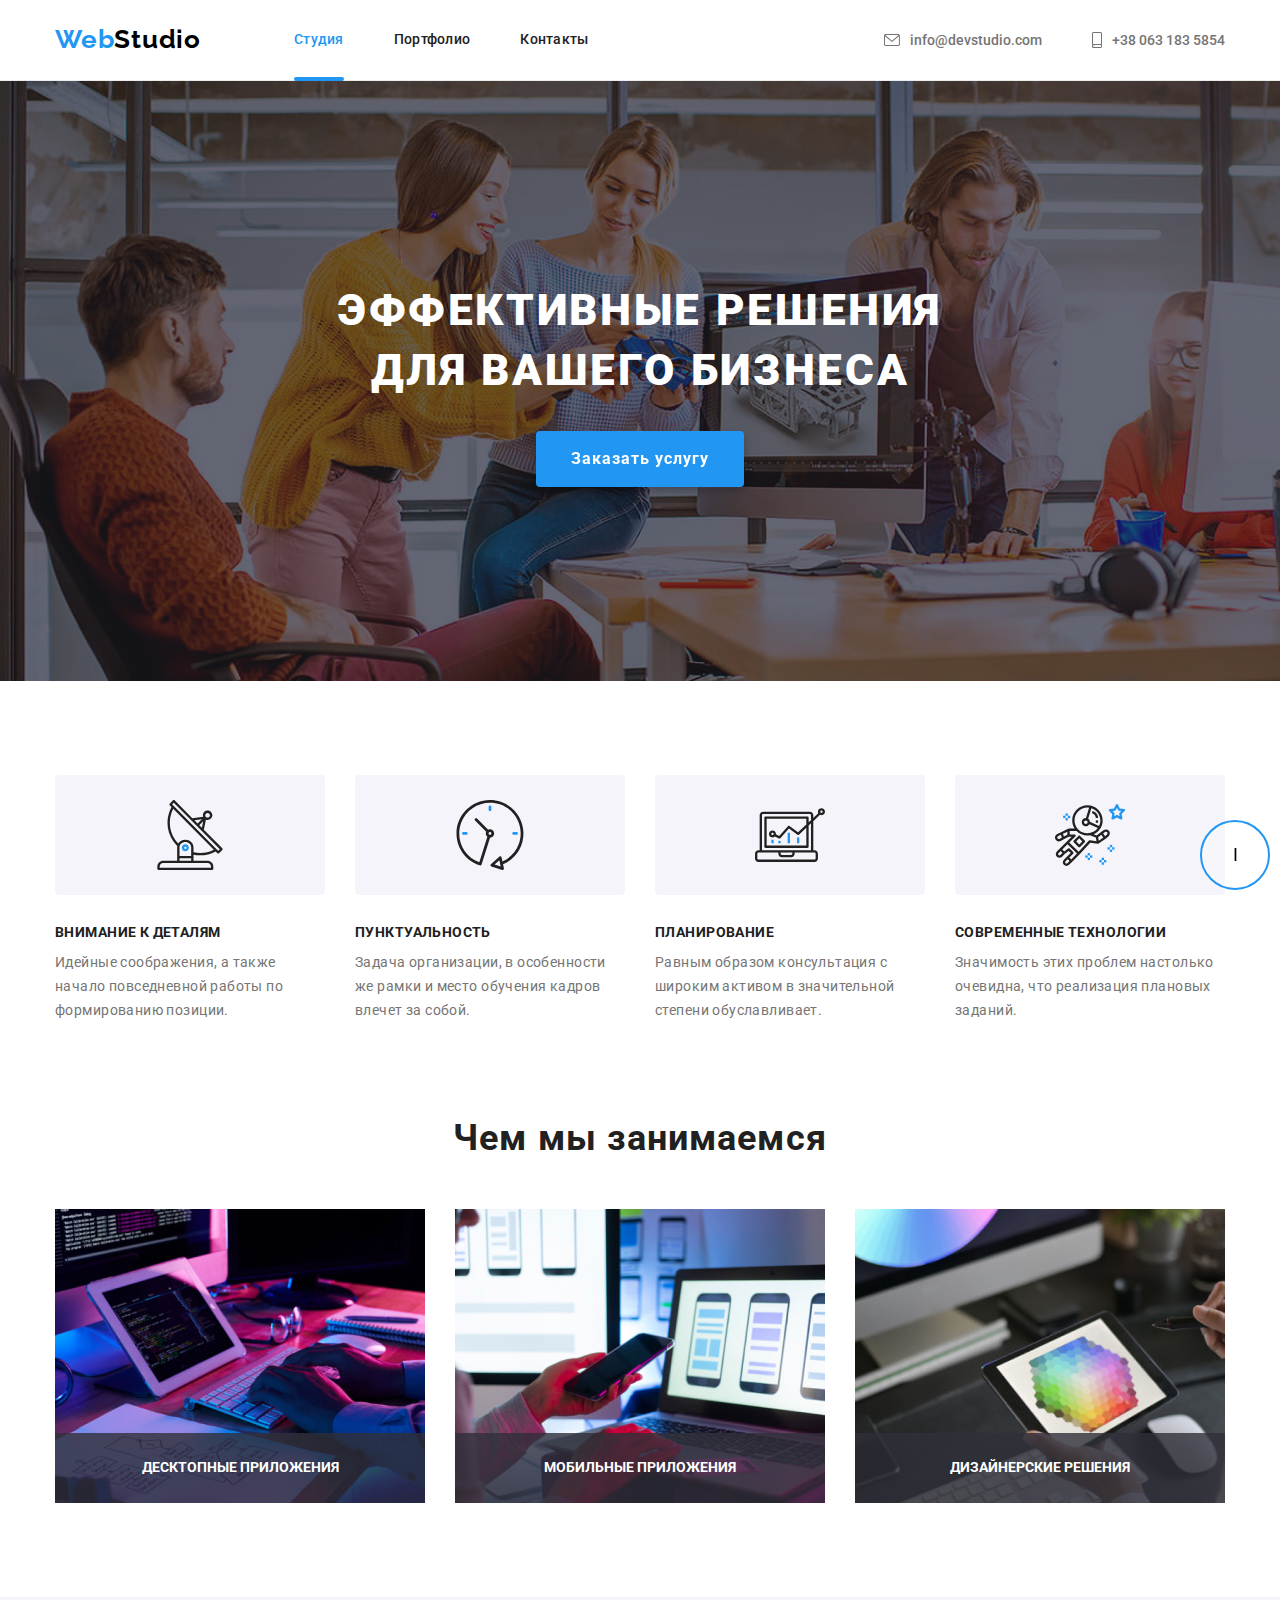
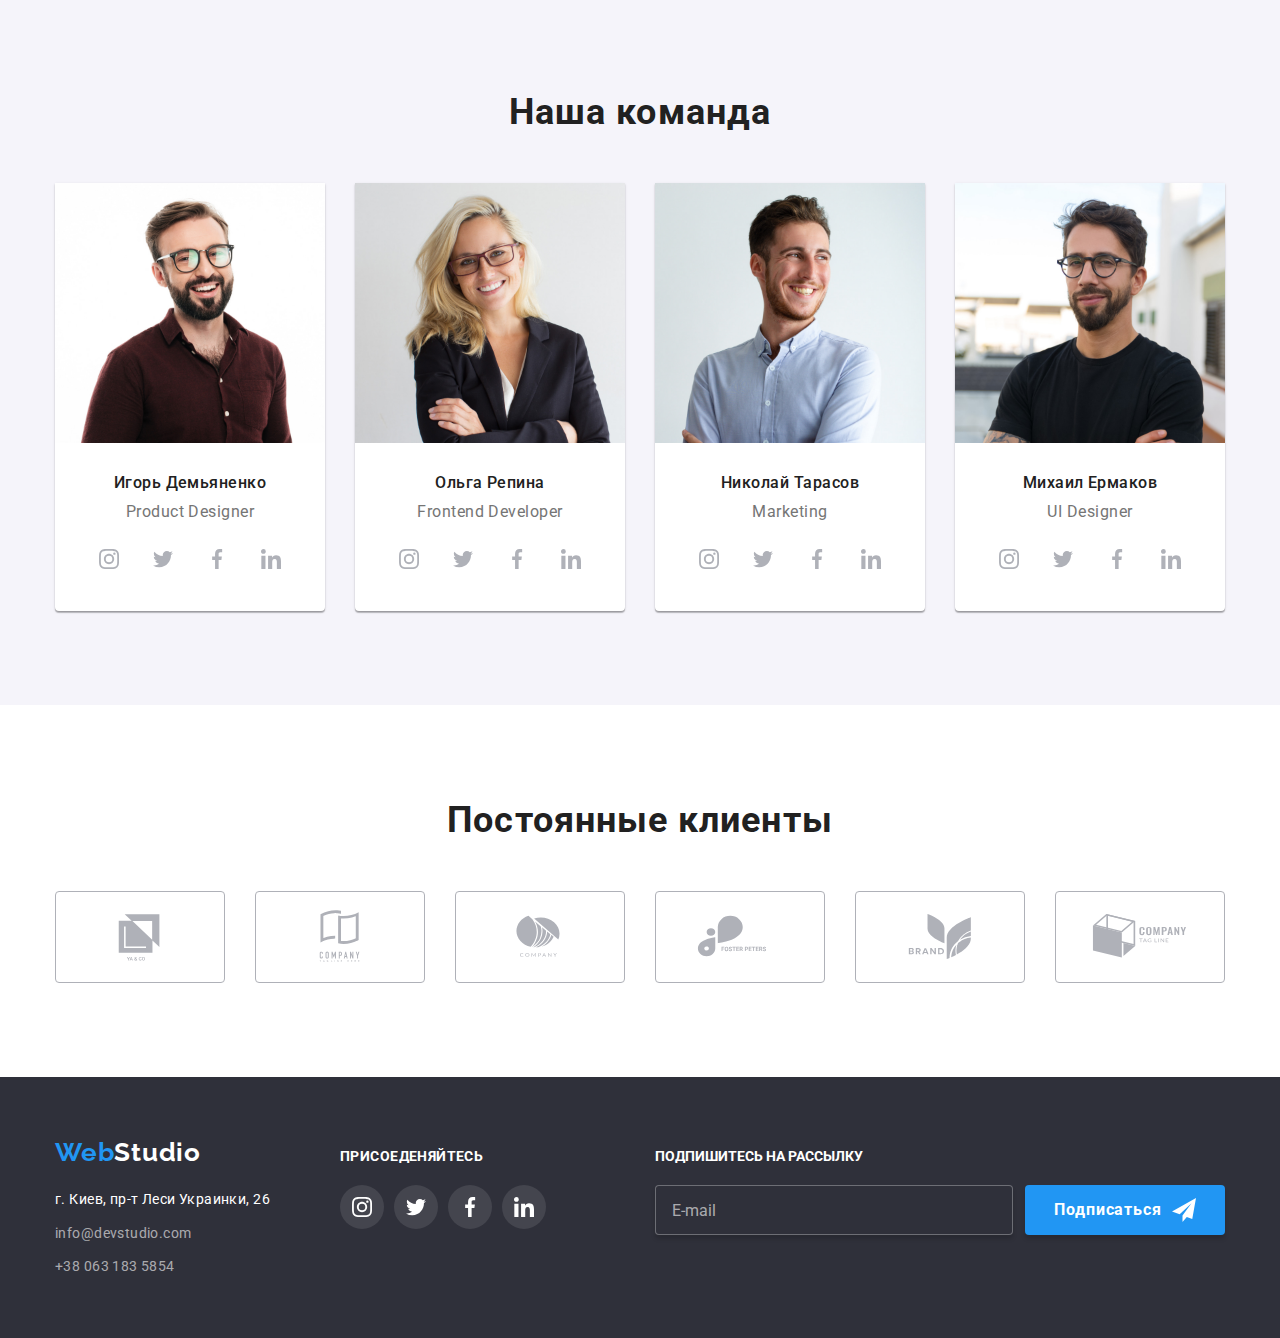
<file: index.html>
<!DOCTYPE html>
<html lang="ru">
  <head>
    <meta charset="UTF-8" />
    <meta http-equiv="X-UA-Compatible" content="IE=edge" />
    <meta name="viewport" content="width=device-width, initial-scale=1.0" />
    <title>Студия</title>
    <link
      rel="stylesheet"
      href="https://cdn.jsdelivr.net/npm/modern-normalize@1.1.0/modern-normalize.min.css"
    />
    <link rel="preconnect" href="https://fonts.googleapis.com" />
    <link rel="preconnect" href="https://fonts.gstatic.com" crossorigin />
    <link
      href="https://fonts.googleapis.com/css2?family=Raleway:wght@700&family=Roboto:wght@400;500;700;900&display=swap"
      rel="stylesheet"
    />
    <link rel="stylesheet" href="./css/styles.css" />
  </head>
  <body>
    <!-- Header -->
    <header class="header" id="to-top">
      <div class="container">
        <nav class="all-nav">
          <a class="logo-header" href="./index.html">
            <span class="accent-logo">Web</span><span class="header-logo">Studio</span></a
          >
          <ul class="site-nav">
            <li class="li-sitenav"><a class="current" href="./index.html">Студия</a></li>
            <li class="li-sitenav"><a href="./portfolio.html">Портфолио</a></li>
            <li class="li-sitenav"><a href="./box.html">Контакты</a></li>
          </ul>
        </nav>
        <ul class="contact-nav">
          <li class="li-c-n">
            <a class="link-c-n" href="info@devstudio.com">
              <svg class="icon-c-n" width="16" height="12">
                <use href="./images/sprite.svg#envelope"></use>
              </svg>
              info@devstudio.com</a
            >
          </li>
          <li class="li-c-n">
            <a class="link-c-n" href="+380631835854">
              <svg class="icon-c-n" width="10" height="16">
                <use href="./images/sprite.svg#smartphone"></use>
              </svg>
              +38 063 183 5854</a
            >
          </li>
        </ul>
      </div>
    </header>

    <!-- Main -->
    <main>
      <!-- Hero -->
      <section class="hero">
        <div class="container">
          <h1 class="title">Эффективные решения<br />для вашего бизнеса</h1>
          <button class="btn" type="button" data-modal-open>Заказать услугу</button>
        </div>
      </section>
      <!-- Модальное окно -->
      <div class="backdrop is-hidden" data-modal>
        <div class="modal">
          <button class="close-btn" type="button" data-modal-close aria-label="Закрыть">
            <svg class="close-btn-icon" width="18" height="18">
              <use href="./images/sprite.svg#close-btn"></use>
            </svg>
          </button>
          <!-- Форма -->
          <b class="modal-title">Оставьте свои данные, мы вам перезвоним</b>
          <form class="contact-form">
            <label class="form-field">
              <span class="form-label">Имя</span>
              <span class="form-input-container">
                <input class="form-input" name="name" type="text" />
                <svg class="form-input-icon" width="18px" height="18px">
                  <use href="./images/sprite.svg#person"></use>
                </svg>
              </span>
            </label>

            <label class="form-field">
              <span class="form-label">Телефон</span>
              <span class="form-input-container">
                <input class="form-input" name="phone" type="tel" />
                <svg class="form-input-icon" width="18px" height="18px">
                  <use href="./images/sprite.svg#phone"></use>
                </svg>
              </span>
            </label>

            <label class="form-field">
              <span class="form-label">Почта</span>
              <span class="form-input-container">
                <input class="form-input" name="email" type="email" />
                <svg class="form-input-icon" width="18px" height="18px">
                  <use href="./images/sprite.svg#email"></use>
                </svg>
              </span>
            </label>

            <label class="form-field comments">
              <span class="form-label">Комментарий</span>
              <span class="form-input-container">
                <textarea
                  class="form-comments"
                  name="comments"
                  placeholder="Введите текст"
                ></textarea>
              </span>
            </label>

            <label class="form-checkbox">
              <span class="checkbox-container">
                <input class="checkbox" name="agreement" type="checkbox" />
                <svg class="checkbox-icon-checked" width="16px" height="15px">
                  <use href="./images/sprite.svg#check"></use>
                </svg>
                <span class="checkbox-icon-unchecked"></span>
              </span>
              <span class="checkbox-label">
                Сошлашаюсь с рассылкой и принимаю
                <a
                  class="checkbox-label-link"
                  href=""
                  target="_blank"
                  rel="noopener noreferrer"
                >
                  Условия договора</a
                >
              </span>
            </label>

            <button class="btn" type="submit">Отправить</button>
          </form>
        </div>
      </div>
      <!-- Особенности -->
      <section class="features">
        <div class="container">
          <h2 class="features h2 visually-hidden">Особенности</h2>
          <ul class="ul-ftrs">
            <li class="li-ftrs icon-antenna">
              <h3 class="features-title">Внимание к деталям</h3>
              <p class="text-ftrs">
                Идейные соображения, а также начало повседневной работы по формированию
                позиции.
              </p>
            </li>

            <li class="li-ftrs icon-clock">
              <h3 class="features-title">Пунктуальность</h3>
              <p class="text-ftrs">
                Задача организации, в особенности же рамки и место обучения кадров влечет
                за собой.
              </p>
            </li>

            <li class="li-ftrs icon-diagram">
              <h3 class="features-title">Планирование</h3>
              <p class="text-ftrs">
                Равным образом консультация с широким активом в значительной степени
                обуславливает.
              </p>
            </li>

            <li class="li-ftrs icon-astronaut">
              <h3 class="features-title">Современные технологии</h3>
              <p class="text-ftrs">
                Значимость этих проблем настолько очевидна, что реализация плановых
                заданий.
              </p>
            </li>
          </ul>
        </div>
      </section>

      <!-- What are we doing -->
      <section class="what-are-we-doing">
        <div class="container">
          <h2 class="title">Чем мы занимаемся</h2>
          <ul class="ul-wawd">
            <li class="img-list">
              <img
                src="./images/what-are-we-doing/img-1.jpg"
                alt="keyboard"
                width="370"
                height="294"
              />
              <p class="caption">Десктопные приложения</p>
            </li>

            <li class="img-list">
              <img
                src="./images/what-are-we-doing/img-2.jpg"
                alt="mobile"
                width="370"
                height="294"
              />
              <p class="caption">Мобильные приложения</p>
            </li>

            <li class="img-list">
              <img
                src="./images/what-are-we-doing/img-3.jpg"
                alt="tablet"
                width="370"
                height="294"
              />
              <p class="caption">Дизайнерские решения</p>
            </li>
          </ul>
        </div>
      </section>

      <!-- Team -->
      <section class="team">
        <div class="container">
          <h2 class="title">Наша команда</h2>
          <ul class="ul-team">
            <li class="li-team">
              <img
                src="./images/team-section/img-4.jpg"
                alt="Product Designer"
                width="270"
                height="260"
              />
              <div class="team-text">
                <h3 class="name-team">Игорь Демьяненко</h3>
                <p class="skill" lang="en">Product Designer</p>
                <ul class="social-list">
                  <li class="social-item">
                    <a
                      class="link-icon"
                      href=""
                      target="_blank"
                      rel="noopener noreferrer"
                      aria-label="иконка instagram"
                    >
                      <svg class="socials-team" width="20" height="20">
                        <use href="./images/sprite.svg#instagram"></use>
                      </svg>
                    </a>
                  </li>
                  <li class="social-item">
                    <a
                      class="link-icon"
                      href=""
                      target="_blank"
                      rel="noopener noreferrer"
                      aria-label="иконка twitter"
                    >
                      <svg class="socials-team" width="20" height="20">
                        <use href="./images/sprite.svg#twitter"></use>
                      </svg>
                    </a>
                  </li>
                  <li class="social-item">
                    <a
                      class="link-icon"
                      href=""
                      target="_blank"
                      rel="noopener noreferrer"
                      aria-label="иконка facebook"
                    >
                      <svg class="socials-team" width="20" height="20">
                        <use href="./images/sprite.svg#facebook"></use>
                      </svg>
                    </a>
                  </li>
                  <li class="social-item">
                    <a
                      class="link-icon"
                      href=""
                      target="_blank"
                      rel="noopener noreferrer"
                      aria-label="иконка linkedin"
                    >
                      <svg class="socials-team" width="20" height="20">
                        <use href="./images/sprite.svg#linkedin"></use>
                      </svg>
                    </a>
                  </li>
                </ul>
              </div>
            </li>
            <li class="li-team">
              <img
                src="./images/team-section/img-5.jpg"
                alt="Frontend Developer"
                width="270"
                height="260"
              />
              <div class="team-text">
                <h3 class="name-team">Ольга Репина</h3>
                <p class="skill" lang="en">Frontend Developer</p>
                <ul class="social-list">
                  <li class="social-item">
                    <a
                      class="link-icon"
                      href=""
                      target="_blank"
                      rel="noopener noreferrer"
                      aria-label="иконка instagram"
                    >
                      <svg class="socials-team" width="20" height="20">
                        <use href="./images/sprite.svg#instagram"></use>
                      </svg>
                    </a>
                  </li>
                  <li class="social-item">
                    <a
                      class="link-icon"
                      href=""
                      target="_blank"
                      rel="noopener noreferrer"
                      aria-label="иконка twitter"
                    >
                      <svg class="socials-team" width="20" height="20">
                        <use href="./images/sprite.svg#twitter"></use>
                      </svg>
                    </a>
                  </li>
                  <li class="social-item">
                    <a
                      class="link-icon"
                      href=""
                      target="_blank"
                      rel="noopener noreferrer"
                      aria-label="иконка facebook"
                    >
                      <svg class="socials-team" width="20" height="20">
                        <use href="./images/sprite.svg#facebook"></use>
                      </svg>
                    </a>
                  </li>
                  <li class="social-item">
                    <a
                      class="link-icon"
                      href=""
                      target="_blank"
                      rel="noopener noreferrer"
                      aria-label="иконка linkedin"
                    >
                      <svg class="socials-team" width="20" height="20">
                        <use href="./images/sprite.svg#linkedin"></use>
                      </svg>
                    </a>
                  </li>
                </ul>
              </div>
            </li>
            <li class="li-team">
              <img
                src="./images/team-section/img-6.jpg"
                alt="Marketing"
                width="270"
                height="260"
              />
              <div class="team-text">
                <h3 class="name-team">Николай Тарасов</h3>
                <p class="skill" lang="en">Marketing</p>
                <ul class="social-list">
                  <li class="social-item">
                    <a
                      class="link-icon"
                      href=""
                      target="_blank"
                      rel="noopener noreferrer"
                      aria-label="иконка instagram"
                    >
                      <svg class="socials-team" width="20" height="20">
                        <use href="./images/sprite.svg#instagram"></use>
                      </svg>
                    </a>
                  </li>
                  <li class="social-item">
                    <a
                      class="link-icon"
                      href=""
                      target="_blank"
                      rel="noopener noreferrer"
                      aria-label="иконка twitter"
                    >
                      <svg class="socials-team" width="20" height="20">
                        <use href="./images/sprite.svg#twitter"></use>
                      </svg>
                    </a>
                  </li>
                  <li class="social-item">
                    <a
                      class="link-icon"
                      href=""
                      target="_blank"
                      rel="noopener noreferrer"
                      aria-label="иконка facebook"
                    >
                      <svg class="socials-team" width="20" height="20">
                        <use href="./images/sprite.svg#facebook"></use>
                      </svg>
                    </a>
                  </li>
                  <li class="social-item">
                    <a
                      class="link-icon"
                      href=""
                      target="_blank"
                      rel="noopener noreferrer"
                      aria-label="иконка linkedin"
                    >
                      <svg class="socials-team" width="20" height="20">
                        <use href="./images/sprite.svg#linkedin"></use>
                      </svg>
                    </a>
                  </li>
                </ul>
              </div>
            </li>
            <li class="li-team">
              <img
                src="./images/team-section/img-7.jpg"
                alt="UI Designer"
                width="270"
                height="260"
              />
              <div class="team-text">
                <h3 class="name-team">Михаил Ермаков</h3>
                <p class="skill" lang="en">UI Designer</p>
                <ul class="social-list">
                  <li class="social-item">
                    <a
                      class="link-icon"
                      href=""
                      target="_blank"
                      rel="noopener noreferrer"
                      aria-label="иконка instagram"
                    >
                      <svg class="socials-team" width="20" height="20">
                        <use href="./images/sprite.svg#instagram"></use>
                      </svg>
                    </a>
                  </li>
                  <li class="social-item">
                    <a
                      class="link-icon"
                      href=""
                      target="_blank"
                      rel="noopener noreferrer"
                      aria-label="иконка twitter"
                    >
                      <svg class="socials-team" width="20" height="20">
                        <use href="./images/sprite.svg#twitter"></use>
                      </svg>
                    </a>
                  </li>
                  <li class="social-item">
                    <a
                      class="link-icon"
                      href=""
                      target="_blank"
                      rel="noopener noreferrer"
                      aria-label="иконка facebook"
                    >
                      <svg class="socials-team" width="20" height="20">
                        <use href="./images/sprite.svg#facebook"></use>
                      </svg>
                    </a>
                  </li>
                  <li class="social-item">
                    <a
                      class="link-icon"
                      href=""
                      target="_blank"
                      rel="noopener noreferrer"
                      aria-label="иконка linkedin"
                    >
                      <svg class="socials-team" width="20" height="20">
                        <use href="./images/sprite.svg#linkedin"></use>
                      </svg>
                    </a>
                  </li>
                </ul>
              </div>
            </li>
          </ul>
        </div>
      </section>

      <!-- Постоянные клиенты -->

      <section class="clients">
        <div class="container">
          <h2 class="title-clients">Постоянные клиенты</h2>
          <ul class="ul-clients">
            <li class="client">
              <a class="link-client" href="">
                <svg class="icon-client" width="106" height="60">
                  <use href="./images/sprite.svg#logo"></use>
                </svg>
              </a>
            </li>
            <li class="client">
              <a class="link-client" href="">
                <svg class="icon-client" width="106" height="60">
                  <use href="./images/sprite.svg#logo2"></use>
                </svg>
              </a>
            </li>
            <li class="client">
              <a class="link-client" href="">
                <svg class="icon-client" width="106" height="60">
                  <use href="./images/sprite.svg#logo3"></use>
                </svg>
              </a>
            </li>
            <li class="client">
              <a class="link-client" href="">
                <svg class="icon-client" width="106" height="60">
                  <use href="./images/sprite.svg#logo4"></use>
                </svg>
              </a>
            </li>
            <li class="client">
              <a class="link-client" href="">
                <svg class="icon-client" width="106" height="60">
                  <use href="./images/sprite.svg#logo5"></use>
                </svg>
              </a>
            </li>
            <li class="client">
              <a class="link-client" href="">
                <svg class="icon-client" width="106" height="60">
                  <use href="./images/sprite.svg#logo6"></use>
                </svg>
              </a>
            </li>
          </ul>
        </div>
      </section>
    </main>

    <!-- Footer -->
    <footer class="footer">
      <div class="container div-footer">
        <div class="div-contact-footer">
          <a class="logo-footer" href="./index.html">
            <span class="accent-logo">Web</span><span class="footer-logo">Studio</span></a
          >
          <address class="address">г. Киев, пр-т Леси Украинки, 26</address>
          <ul>
            <li class="li-footer">
              <a class="contact-footer" href="info@devstudio.com">info@devstudio.com</a>
            </li>
            <li class="li-footer">
              <a class="contact-footer" href="+380631835854">+38 063 183 5854</a>
            </li>
          </ul>
        </div>

        <!-- Присоеденяйтесь -->
        <div class="join">
          <h3 class="title-join">Присоеденяйтесь</h3>
          <ul class="ul-join">
            <li class="li-join">
              <a
                class="link-join"
                href=""
                target="_blank"
                rel="noopener noreferrer"
                aria-label="иконка instagram"
              >
                <svg class="icon-join" width="20" height="20">
                  <use href="./images/sprite.svg#instagram"></use>
                </svg>
              </a>
            </li>
            <li class="li-join">
              <a
                class="link-join"
                href=""
                target="_blank"
                rel="noopener noreferrer"
                aria-label="иконка twitter"
              >
                <svg class="icon-join" width="20" height="20">
                  <use href="./images/sprite.svg#twitter"></use>
                </svg>
              </a>
            </li>
            <li class="li-join">
              <a
                class="link-join"
                href=""
                target="_blank"
                rel="noopener noreferrer"
                aria-label="иконка facebook"
              >
                <svg class="icon-join" width="20" height="20">
                  <use href="./images/sprite.svg#facebook"></use>
                </svg>
              </a>
            </li>
            <li class="li-join">
              <a
                class="link-join"
                href=""
                target="_blank"
                rel="noopener noreferrer"
                aria-label="иконка linkedin"
              >
                <svg class="icon-join" width="20" height="20">
                  <use href="./images/sprite.svg#linkedin"></use>
                </svg>
              </a>
            </li>
          </ul>
        </div>
        <!-- Подпишитесь -->
        <div class="footer-form">
          <b class="title-footer-form">Подпишитесь на рассылку</b>
          <form class="subscribe-form" autocomplete="off">
            <label class="hidden-caption" for="footer-email">Почта</label>
            <input
              class="subscribe-form-email"
              name="email"
              type="email"
              id="footer-email"
              placeholder="E-mail"
            />
            <button class="f-f" type="submit">
              <span class="footer-button-content">
                Подписаться
                <svg class="footer-button-icon" width="24" height="24">
                  <use href="./images/sprite.svg#icon-send"></use>
                </svg>
              </span>
            </button>
          </form>
        </div>
      </div>
    </footer>

    <!-- To top -->
    <a href="#to-top"><button class="to-top" type="button">I</button></a>

    <script src="./modal.js"></script>
  </body>
</html>
</file>
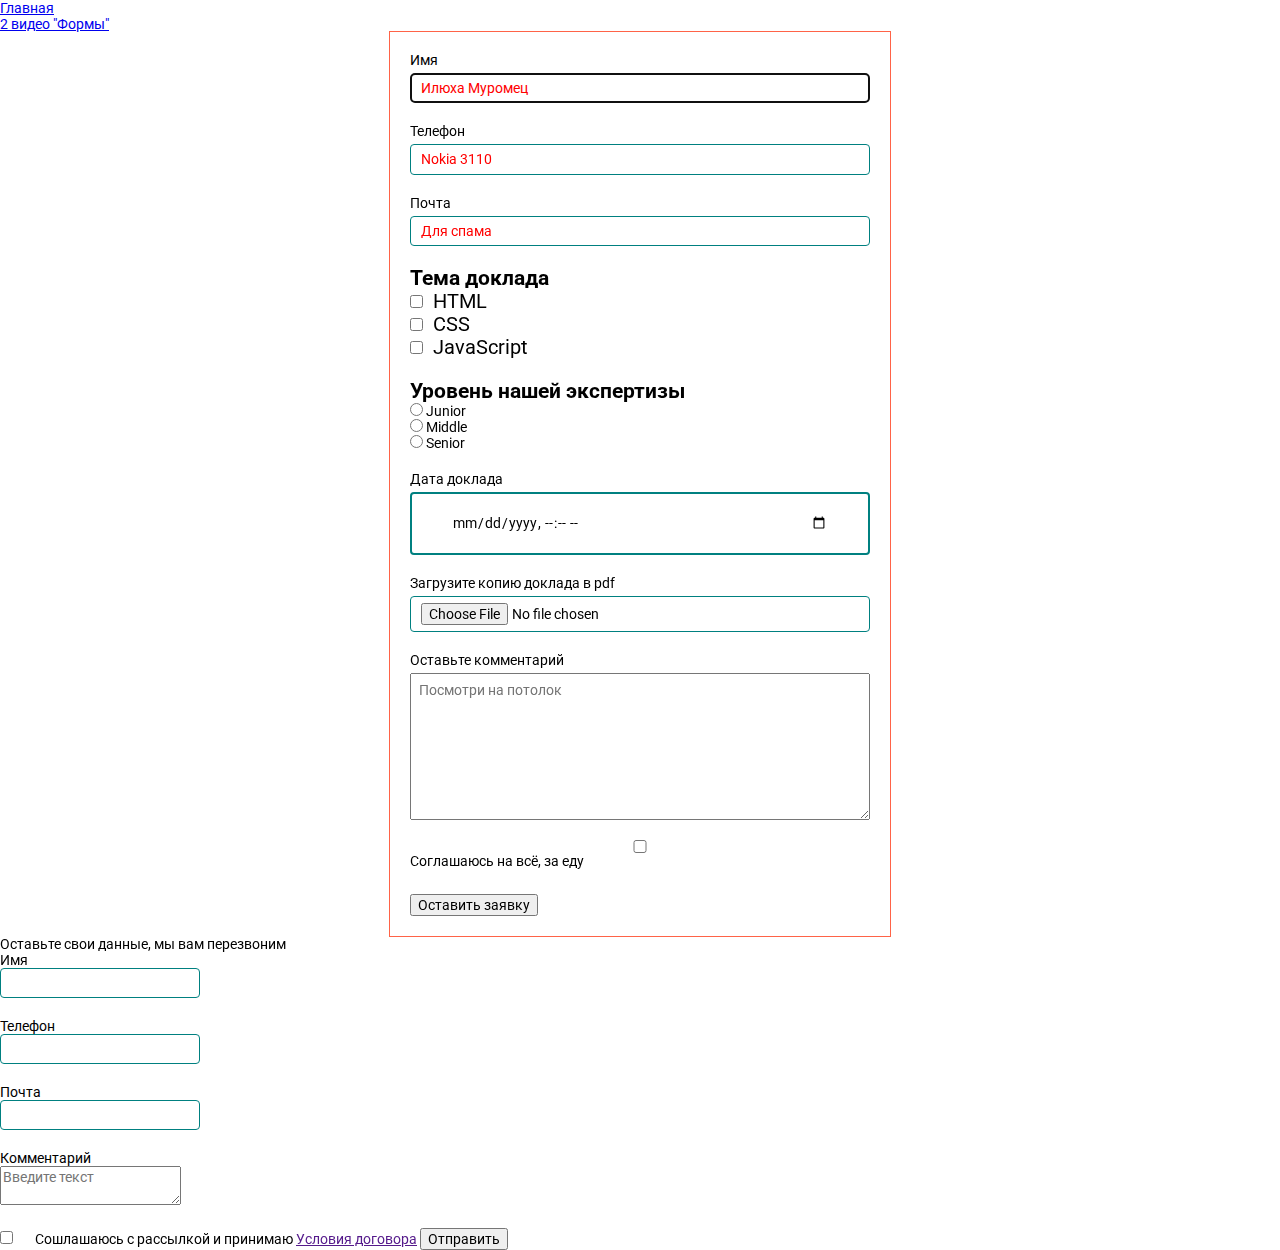
<file: box.html>
<!DOCTYPE html>
<html lang="en">
  <head>
    <meta charset="UTF-8" />
    <meta http-equiv="X-UA-Compatible" content="IE=edge" />
    <meta name="viewport" content="width=device-width, initial-scale=1.0" />
    <title>Для тренировок</title>
    <link
      rel="stylesheet"
      href="https://cdn.jsdelivr.net/npm/modern-normalize@1.1.0/modern-normalize.min.css"
    />
    <link
      href="https://fonts.googleapis.com/css2?family=Raleway:wght@700&family=Roboto:wght@400;500;700;900&display=swap"
      rel="stylesheet"
    />
    <link rel="stylesheet" href="./css/lesson.css" />
  </head>
  <body>
    <header>
      <nav>
        <ul class="site-nav">
          <li><a href="./index.html">Главная</a></li>
          <li><a href="./form.html">2 видео "Формы"</a></li>
        </ul>
      </nav>
    </header>
    <!-- Main -->
    <main>
      <!-- Урок -->
      <div>
        <form class="form">
          <div class="form-field">
            <label for="name">Имя</label>
            <input
              type="text"
              name="name"
              id="name"
              placeholder="Илюха Муромец"
              autofocus
            />
          </div>

          <div class="form-field">
            <label for="tel">Телефон</label>
            <input type="tel" name="tel" id="tel" placeholder="Nokia 3110" />
          </div>

          <div class="form-field">
            <label for="mail">Почта</label>
            <input type="email" name="mail" id="mail" placeholder="Для спама" />
          </div>

          <div role="group" class="group">
            <h2 class="group-title">Тема доклада</h2>
            <ul class="topic-options">
              <li>
                <input type="checkbox" name="topic" value="html" id="html" />
                <label for="html">HTML</label>
              </li>
              <li>
                <input type="checkbox" name="topic" value="css" id="css" />
                <label for="css">CSS</label>
              </li>
              <li>
                <input type="checkbox" name="topic" value="js" id="js" />
                <label for="js">JavaScript</label>
              </li>
            </ul>
          </div>

          <div role="group" class="group">
            <h2 class="group-title">Уровень нашей экспертизы</h2>
            <ul class="experince-options">
              <li>
                <input type="radio" name="experience" value="junior" id="junior" />
                <label for="junior">Junior</label>
              </li>
              <li>
                <input type="radio" name="experience" value="middle" id="middle" />
                <label for="middle">Middle</label>
              </li>
              <li>
                <input type="radio" name="experience" value="senior" id="senior" />
                <label for="senior">Senior</label>
              </li>
            </ul>
          </div>

          <div class="form-field">
            <label for="date">Дата доклада</label>
            <input
              class="date"
              type="datetime-local"
              name="date"
              id="date"
              min="2022-05-22T10:00"
              max="2022-05-25T19:00"
            />
          </div>

          <div class="form-field">
            <label for="pdf">Загрузите копию доклада в pdf</label>
            <input type="file" name="pdf" />
          </div>

          <div class="form-field">
            <label for="comment">Оставьте комментарий</label>
            <textarea
              class="comment"
              name="comment"
              id="comment"
              rows="8"
              placeholder="Посмотри на потолок"
            ></textarea>
          </div>

          <div class="form-field">
            <input type="checkbox" name="policy" id="policy" />
            <label for="policy">Соглашаюсь на всё, за еду</label>
          </div>

          <button type="submit">Оставить заявку</button>
        </form>
      </div>

      <!-- Домашка -->
      <div>
        <span class="modal-title">Оставьте свои данные, мы вам перезвоним</span>
        <form class="contact-form">
          <lable class="form-field">
            <span class="form-lable">Имя</span>
            <span class="form-input-container">
              <input class="form-input" name="name" type="text" />
              <svg class="form-input-icon" width="18px" height="18px">
                <use href="./images/sprite.svg"></use>
              </svg>
            </span>
          </lable>

          <lable class="form-field">
            <span class="form-lable">Телефон</span>
            <span class="form-input-container">
              <input class="form-input" name="phone" type="tel" />
              <svg class="form-input-icon" width="18px" height="18px">
                <use href="./images/sprite.svg"></use>
              </svg>
            </span>
          </lable>

          <lable class="form-field">
            <span class="form-lable">Почта</span>
            <span class="form-input-container">
              <input class="form-input" name="email" type="email" />
              <svg class="form-input-icon" width="18px" height="18px">
                <use href="./images/sprite.svg"></use>
              </svg>
            </span>
          </lable>

          <lable class="form-field">
            <span class="form-lable">Комментарий</span>
            <span class="form-input-container">
              <textarea name="comments" placeholder="Введите текст"></textarea>
            </span>
          </lable>

          <lable class="form-checkbox">
            <span class="checkbox-container">
              <input class="checkbox" name="agreement" type="checkbox" />
              <svg class="checkbox-icon-checked" width="16px" height="15px">
                <use href="./images/sprite.svg"></use>
              </svg>
              <span class="checkbox-icon-uncheckd"></span>
            </span>
            <span class="checkbox-label">
              Сошлашаюсь с рассылкой и принимаю
              <a
                class="checkbox-label-link"
                href=""
                target="_blank"
                rel="noopener noreferrer"
              >
                Условия договора</a
              >
            </span>
          </lable>

          <button class="btn" type="submit">Отправить</button>
        </form>
      </div>
    </main>
  </body>
</html>
</file>
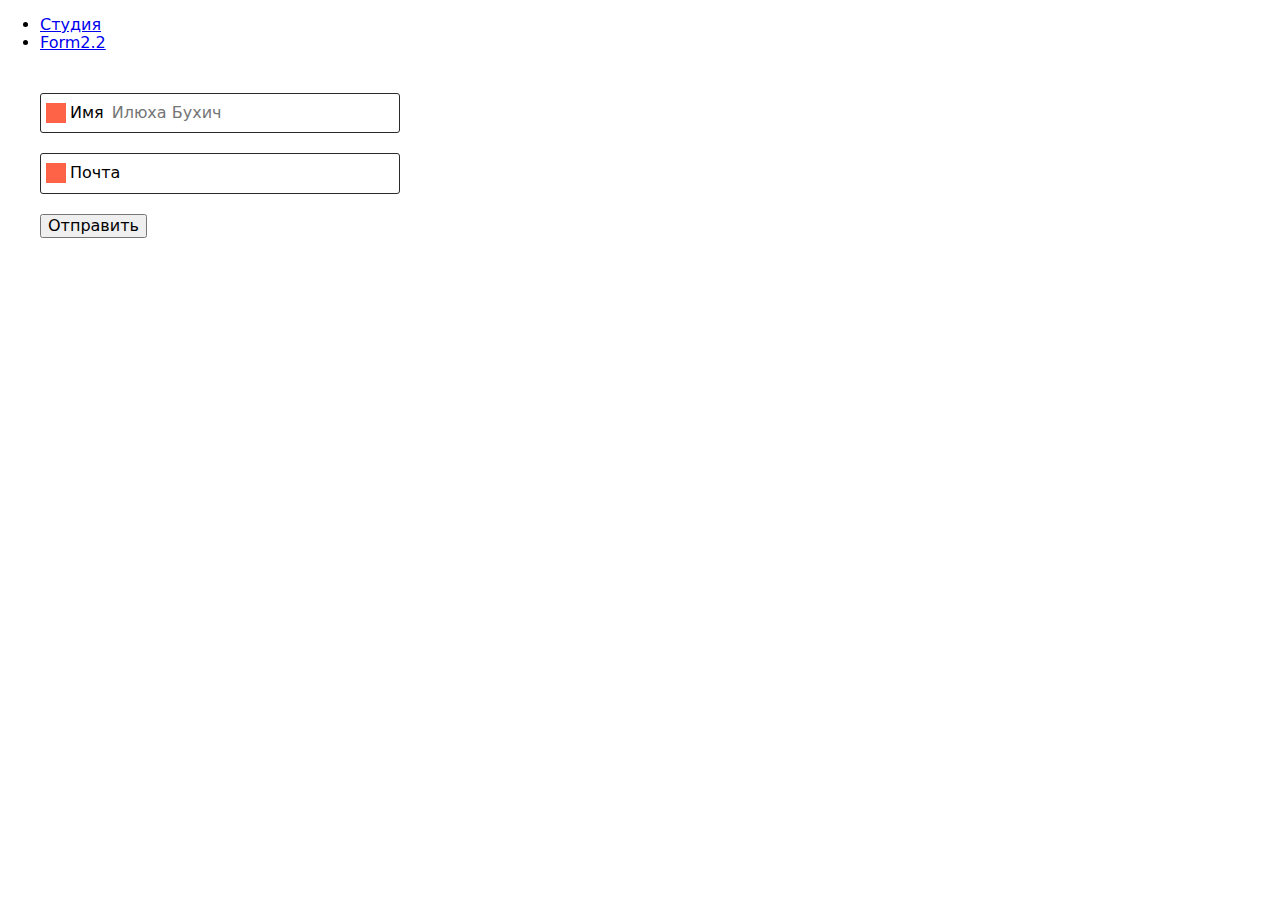
<file: form.html>
<!DOCTYPE html>
<html lang="en">
  <head>
    <meta charset="UTF-8" />
    <meta http-equiv="X-UA-Compatible" content="IE=edge" />
    <meta name="viewport" content="width=device-width, initial-scale=1.0" />
    <title>Для тренировок</title>
    <link
      rel="stylesheet"
      href="https://cdn.jsdelivr.net/npm/modern-normalize@1.1.0/modern-normalize.min.css"
    />
    <link
      href="https://fonts.googleapis.com/css2?family=Raleway:wght@700&family=Roboto:wght@400;500;700;900&display=swap"
      rel="stylesheet"
    />
    <link rel="stylesheet" href="./css/form.css" />
  </head>
  <body>
    <header>
      <nav>
        <ul class="site-nav">
          <li><a href="./index.html">Студия</a></li>
          <li><a href="./form2.html">Form2.2</a></li>
        </ul>
      </nav>
    </header>
    <!-- Формы 2.1 -->
    <form class="form" autocomplete="off">
      <div class="form-field">
        <input
          class="form-input"
          type="text"
          name="name"
          id="name"
          placeholder="        Илюха Бухич"
        />
        <label class="form-label" for="name">Имя</label>
        <span class="icon"></span>
      </div>

      <div class="form-field">
        <input class="form-input" type="email" name="mail" id="mail" placeholder=" " />
        <label class="form-label" for="mail">Почта</label>
        <span class="icon"></span>
      </div>

      <div class="form-field">
        <button type="submit">Отправить</button>
      </div>
    </form>
  </body>
</html>
</file>
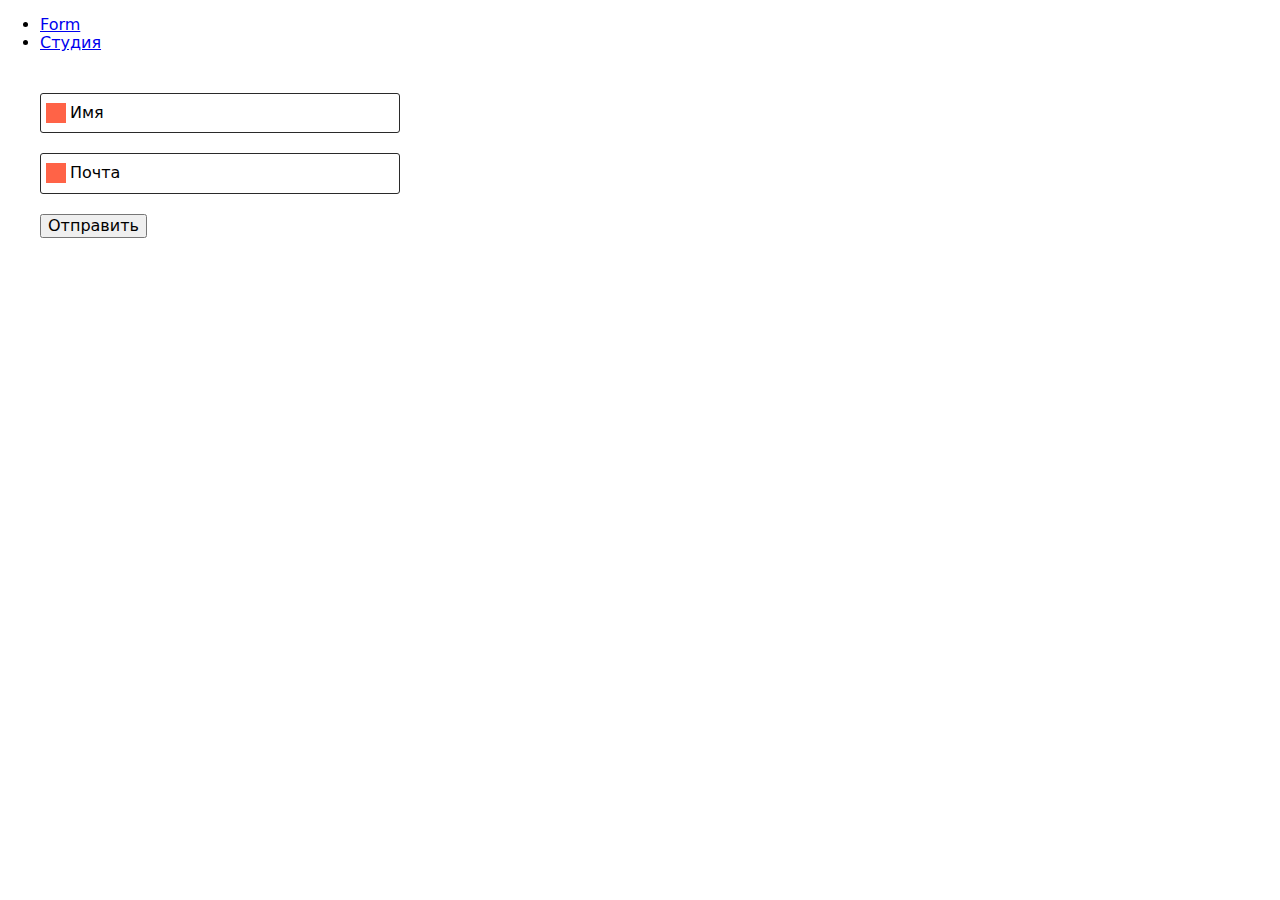
<file: form2.html>
<!DOCTYPE html>
<html lang="en">
  <head>
    <meta charset="UTF-8" />
    <meta http-equiv="X-UA-Compatible" content="IE=edge" />
    <meta name="viewport" content="width=device-width, initial-scale=1.0" />
    <title>Для тренировок</title>
    <link
      rel="stylesheet"
      href="https://cdn.jsdelivr.net/npm/modern-normalize@1.1.0/modern-normalize.min.css"
    />
    <link
      href="https://fonts.googleapis.com/css2?family=Raleway:wght@700&family=Roboto:wght@400;500;700;900&display=swap"
      rel="stylesheet"
    />
    <link rel="stylesheet" href="./css/form2.css" />
  </head>
  <body>
    <header>
      <nav>
        <ul class="site-nav">
          <li><a href="./form.html">Form</a></li>
          <li><a href="./index.html">Студия</a></li>
        </ul>
      </nav>
    </header>
    <!-- Формы 2.2 -->
    <form class="form" autocomplete="off">
      <div class="form-field">
        <span class="icon"></span>
        <input class="form-input" type="text" name="name" id="name" placeholder=" " />
        <label class="form-label" for="name">Имя</label>
      </div>

      <div class="form-field">
        <span class="icon"></span>
        <input class="form-input" type="email" name="mail" id="mail" placeholder=" " />
        <label class="form-label" for="mail">Почта</label>
      </div>

      <div class="form-field">
        <button type="submit">Отправить</button>
      </div>
    </form>
  </body>
</html>
</file>
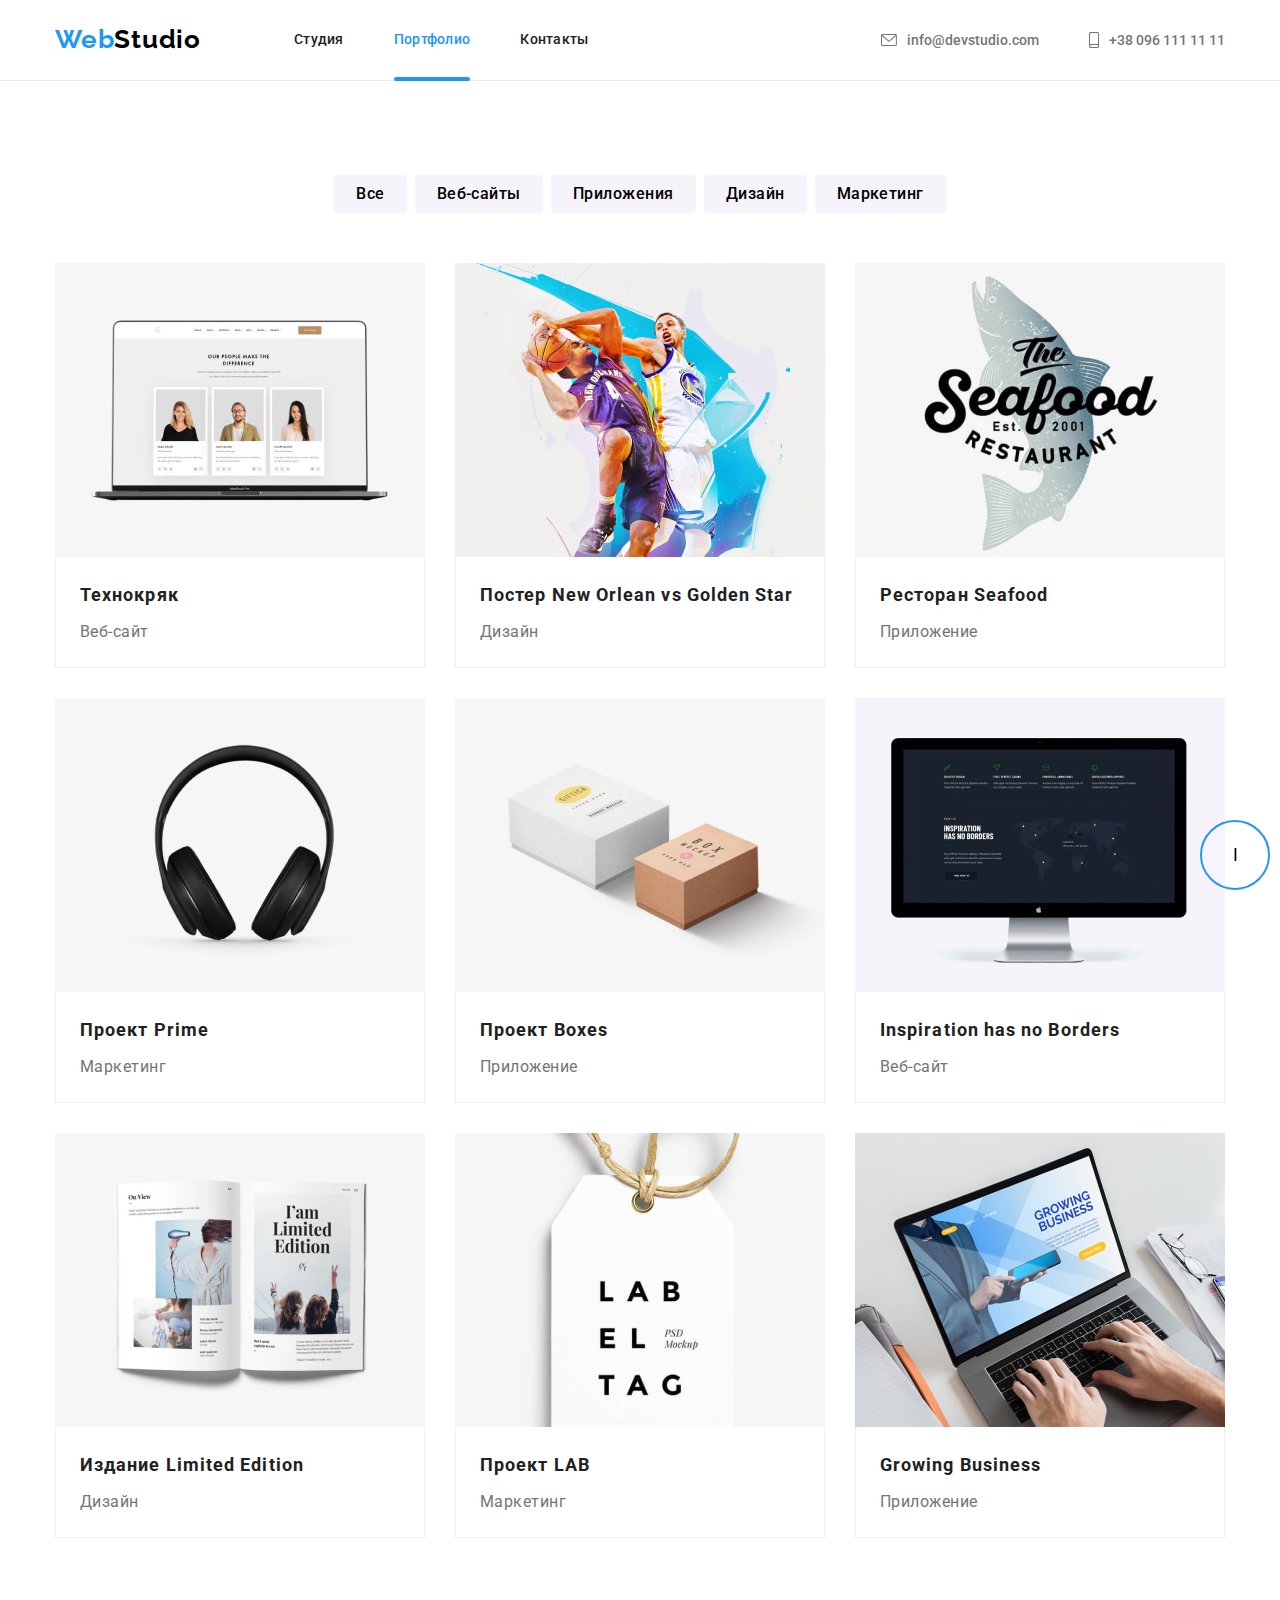
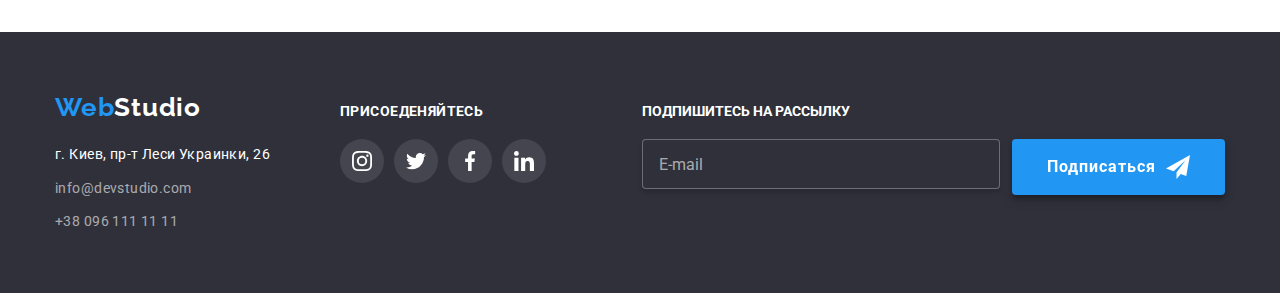
<file: portfolio.html>
<!DOCTYPE html>
<html lang="ru">
  <head>
    <meta charset="UTF-8" />
    <meta http-equiv="X-UA-Compatible" content="IE=edge" />
    <meta name="viewport" content="width=device-width, initial-scale=1.0" />
    <title>Портфолио</title>
    <link
      rel="stylesheet"
      href="https://cdn.jsdelivr.net/npm/modern-normalize@1.1.0/modern-normalize.min.css"
    />
    <link
      href="https://fonts.googleapis.com/css2?family=Raleway:wght@700&family=Roboto:wght@400;500;700;900&display=swap"
      rel="stylesheet"
    />
    <link rel="stylesheet" href="./css/styles.css" />
  </head>
  <body>
    <!-- Header -->
    <header class="header" id="to-top">
      <div class="container">
        <nav class="all-nav">
          <a class="logo-header" href="./index.html">
            <span class="accent-logo">Web</span><span class="header-logo">Studio</span></a
          >
          <ul class="site-nav">
            <li class="li-sitenav"><a href="./index.html">Студия</a></li>
            <li class="li-sitenav">
              <a class="current" href="./portfolio.html">Портфолио</a>
            </li>
            <li class="li-sitenav"><a href="./box.html">Контакты</a></li>
          </ul>
        </nav>
        <ul class="contact-nav">
          <li class="li-c-n">
            <a class="link-c-n" href="info@devstudio.com">
              <svg class="icon-c-n" width="16" height="12">
                <use href="./images/sprite.svg#envelope"></use>
              </svg>
              info@devstudio.com</a
            >
          </li>
          <li class="li-c-n">
            <a class="link-c-n" href="+380961111111">
              <svg class="icon-c-n" width="10" height="16">
                <use href="./images/sprite.svg#smartphone"></use>
              </svg>
              +38 096 111 11 11</a
            >
          </li>
        </ul>
      </div>
    </header>

    <!-- Main -->
    <main>
      <section class="portfolio">
        <div class="container">
          <!-- Кнопки/Фильтр -->
          <ul class="btn-filter">
            <li><button class="btn-portfolio" type="button">Все</button></li>
            <li><button class="btn-portfolio" type="button">Веб-сайты</button></li>
            <li><button class="btn-portfolio" type="button">Приложения</button></li>
            <li><button class="btn-portfolio" type="button">Дизайн</button></li>
            <li><button class="btn-portfolio" type="button">Маркетинг</button></li>
          </ul>

          <!-- Карточки -->
          <ul class="cards">
            <li class="card">
              <a class="link-card" href="">
                <div class="daddy">
                  <img src="./images/portfolio/por1.jpg" alt="" />
                  <div class="menu">
                    <p class="paragraph">
                      Ресурс предлагает комплексные предложения с разным уровнем
                      функционала и сервисов. Все это позволит посетителю получить
                      исчерпывающие сведения о компании или частном лице.
                    </p>
                  </div>
                </div>
                <div class="card-text">
                  <h2 class="name-project">Технокряк</h2>
                  <p class="filter-mark">Веб-сайт</p>
                </div>
              </a>
            </li>
            <li class="card">
              <a class="link-card" href="">
                <div class="daddy">
                  <img src="./images/portfolio/por2.jpg" alt="" />
                  <div class="menu">
                    <p class="paragraph">
                      Ресурс предлагает комплексные предложения с разным уровнем
                      функционала и сервисов. Все это позволит посетителю получить
                      исчерпывающие сведения о компании или частном лице.
                    </p>
                  </div>
                </div>
                <div class="card-text">
                  <h2 class="name-project">Постер New Orlean vs Golden Star</h2>
                  <p class="filter-mark">Дизайн</p>
                </div>
              </a>
            </li>
            <li class="card">
              <a class="link-card" href="">
                <div class="daddy">
                  <img src="./images/portfolio/por3.jpg" alt="" />
                  <div class="menu">
                    <p class="paragraph">
                      Ресурс предлагает комплексные предложения с разным уровнем
                      функционала и сервисов. Все это позволит посетителю получить
                      исчерпывающие сведения о компании или частном лице.
                    </p>
                  </div>
                </div>
                <div class="card-text">
                  <h2 class="name-project">Ресторан Seafood</h2>
                  <p class="filter-mark">Приложение</p>
                </div>
              </a>
            </li>
            <li class="card">
              <a class="link-card" href="">
                <div class="daddy">
                  <img src="./images/portfolio/por4.jpg" alt="" />
                  <div class="menu">
                    <p class="paragraph">
                      Ресурс предлагает комплексные предложения с разным уровнем
                      функционала и сервисов. Все это позволит посетителю получить
                      исчерпывающие сведения о компании или частном лице.
                    </p>
                  </div>
                </div>
                <div class="card-text">
                  <h2 class="name-project">Проект Prime</h2>
                  <p class="filter-mark">Маркетинг</p>
                </div>
              </a>
            </li>
            <li class="card">
              <a class="link-card" href="">
                <div class="daddy">
                  <img src="./images/portfolio/por5.jpg" alt="" />
                  <div class="menu">
                    <p class="paragraph">
                      Ресурс предлагает комплексные предложения с разным уровнем
                      функционала и сервисов. Все это позволит посетителю получить
                      исчерпывающие сведения о компании или частном лице.
                    </p>
                  </div>
                </div>
                <div class="card-text">
                  <h2 class="name-project">Проект Boxes</h2>
                  <p class="filter-mark">Приложение</p>
                </div>
              </a>
            </li>
            <li class="card">
              <a class="link-card" href="">
                <div class="daddy">
                  <img src="./images/portfolio/por6.jpg" alt="" />
                  <div class="menu">
                    <p class="paragraph">
                      Ресурс предлагает комплексные предложения с разным уровнем
                      функционала и сервисов. Все это позволит посетителю получить
                      исчерпывающие сведения о компании или частном лице.
                    </p>
                  </div>
                </div>
                <div class="card-text">
                  <h2 class="name-project">Inspiration has no Borders</h2>
                  <p class="filter-mark">Веб-сайт</p>
                </div>
              </a>
            </li>
            <li class="card">
              <a class="link-card" href="">
                <div class="daddy">
                  <img src="./images/portfolio/por7.jpg" alt="" />
                  <div class="menu">
                    <p class="paragraph">
                      Ресурс предлагает комплексные предложения с разным уровнем
                      функционала и сервисов. Все это позволит посетителю получить
                      исчерпывающие сведения о компании или частном лице.
                    </p>
                  </div>
                </div>
                <div class="card-text">
                  <h2 class="name-project">Издание Limited Edition</h2>
                  <p class="filter-mark">Дизайн</p>
                </div>
              </a>
            </li>
            <li class="card">
              <a class="link-card" href="">
                <div class="daddy">
                  <img src="./images/portfolio/por8.jpg" alt="" />
                  <div class="menu">
                    <p class="paragraph">
                      Ресурс предлагает комплексные предложения с разным уровнем
                      функционала и сервисов. Все это позволит посетителю получить
                      исчерпывающие сведения о компании или частном лице.
                    </p>
                  </div>
                </div>
                <div class="card-text">
                  <h2 class="name-project">Проект LAB</h2>
                  <p class="filter-mark">Маркетинг</p>
                </div>
              </a>
            </li>
            <li class="card">
              <a class="link-card" href="">
                <div class="daddy">
                  <img src="./images/portfolio/por9.jpg" alt="" />
                  <div class="menu">
                    <p class="paragraph">
                      Ресурс предлагает комплексные предложения с разным уровнем
                      функционала и сервисов. Все это позволит посетителю получить
                      исчерпывающие сведения о компании или частном лице.
                    </p>
                  </div>
                </div>
                <div class="card-text">
                  <h2 class="name-project">Growing Business</h2>
                  <p class="filter-mark">Приложение</p>
                </div>
              </a>
            </li>
          </ul>
        </div>
      </section>
    </main>

    <!-- Footer -->
    <footer class="footer">
      <div class="container div-footer">
        <div class="div-contact-footer">
          <a class="logo-footer" href="./index.html">
            <span class="accent-logo">Web</span><span class="footer-logo">Studio</span></a
          >
          <address class="address">г. Киев, пр-т Леси Украинки, 26</address>
          <ul>
            <li class="li-footer">
              <a class="contact-footer" href="info@devstudio.com">info@devstudio.com</a>
            </li>
            <li class="li-footer">
              <a class="contact-footer" href="+380961111111">+38 096 111 11 11</a>
            </li>
          </ul>
        </div>

        <!-- Присоеденяйтесь -->
        <div class="join">
          <h3 class="title-join">Присоеденяйтесь</h3>
          <ul class="ul-join">
            <li class="li-join">
              <a
                class="link-join"
                href=""
                target="_blank"
                rel="noopener noreferrer"
                aria-label="иконка instagram"
              >
                <svg class="icon-join" width="20" height="20">
                  <use href="./images/sprite.svg#instagram"></use>
                </svg>
              </a>
            </li>
            <li class="li-join">
              <a
                class="link-join"
                href=""
                target="_blank"
                rel="noopener noreferrer"
                aria-label="иконка twitter"
              >
                <svg class="icon-join" width="20" height="20">
                  <use href="./images/sprite.svg#twitter"></use>
                </svg>
              </a>
            </li>
            <li class="li-join">
              <a
                class="link-join"
                href=""
                target="_blank"
                rel="noopener noreferrer"
                aria-label="иконка facebook"
              >
                <svg class="icon-join" width="20" height="20">
                  <use href="./images/sprite.svg#facebook"></use>
                </svg>
              </a>
            </li>
            <li class="li-join">
              <a
                class="link-join"
                href=""
                target="_blank"
                rel="noopener noreferrer"
                aria-label="иконка linkedin"
              >
                <svg class="icon-join" width="20" height="20">
                  <use href="./images/sprite.svg#linkedin"></use>
                </svg>
              </a>
            </li>
          </ul>
        </div>
        <!-- Подпишитесь -->
        <div class="footer-form">
          <b class="title-footer-form">Подпишитесь на рассылку</b>
          <form class="subscribe-form" autocomplete="off">
            <label class="hidden-caption" for="footer-email">Почта</label>
            <input
              class="subscribe-form-email"
              name="email"
              type="email"
              id="footer-email"
              placeholder="E-mail"
            />
            <button class="btn f-f" type="submit">
              <span class="footer-button-content">
                Подписаться
                <svg class="footer-button-icon" width="24" height="24">
                  <use href="./images/sprite.svg#icon-send"></use>
                </svg>
              </span>
            </button>
          </form>
        </div>
      </div>
    </footer>

    <!-- To top -->
    <a href="#to-top"><button class="to-top" type="button">I</button></a>
  </body>
</html>
</file>
<file: css/styles.css>
:root {
  --color-text: #757575;
  --black-text: #000;
  --light-black-text: #212121;
  --color-focus: #2196f3;
  --white-text: #ffffff;
  --secondary-white: rgba(255, 255, 255, 0.6);
  --primary-backgrounds: #ffffff;
  --secondary-backgrounds: #f5f4fa;
  --footer: #2f303a;
}
body {
  font-family: Roboto, sans-serif;
  font-size: 14px;
  color: var(--color-text);
}
ul {
  list-style: none;
}
h1,
h2,
h3,
h4,
h5,
h6,
p,
ul {
  margin: 0%;
  padding: 0%;
}

.visually-hidden {
  position: absolute;
  width: 1px;
  height: 1px;
  margin: -1px;
  border: 0;
  padding: 0;

  white-space: nowrap;
  clip-path: inset(100%);
  clip: rect(0 0 0 0);
  overflow: hidden;
}
img {
  display: block;
  max-width: 100%;
}

.container {
  /* outline: 2px solid yellow; */

  width: 1200px;

  padding-right: 15px;
  padding-left: 15px;

  margin-right: auto;
  margin-left: auto;
}

/* Модальное окно */

.backdrop {
  z-index: 5;
  position: fixed;
  top: 0;
  left: 0;

  width: 100%;
  height: 100%;

  background-color: rgba(0, 0, 0, 0.2);

  transition: opacity 250ms cubic-bezier(0.4, 0, 0.2, 1),
    visibility 250ms cubic-bezier(0.4, 0, 0.2, 1);
}

.backdrop.is-hidden {
  opacity: 0;
  visibility: hidden;
  pointer-events: none;
}
.modal {
  position: absolute;
  top: 50%;
  left: 50%;
  padding: 40px;

  width: 528px;
  height: 581px;

  background-color: #fff;

  box-shadow: 0px 1px 3px rgb(0 0 0 / 12%), 0px 1px 1px rgb(0 0 0 / 14%),
    0px 2px 1px rgb(0 0 0 / 20%);
  border-radius: 4px;

  transition: transform 250ms cubic-bezier(0.4, 0, 0.2, 1),
    opacity 250ms cubic-bezier(0.4, 0, 0.2, 1);
}
.backdrop.is-hidden .modal {
  transform: translate(-50%, -50%) scaleX(2.5);
  opacity: 0;
}
.backdrop .modal {
  transform: translate(-50%, -50%) scale(1);
  opacity: 1;
}
.close-btn {
  position: absolute;
  top: 8px;
  right: 8px;

  display: flex;
  justify-content: center;
  align-items: center;
  padding: 0;
  margin: 0;

  width: 30px;
  height: 30px;

  color: #000;
  background-color: #fff;
  border: 1px solid rgba(0, 0, 0, 0.1);
  border-radius: 50%;

  transition: color 250ms cubic-bezier(0.4, 0, 0.2, 1);
}
.close-btn:hover,
.close-btn:focus {
  color: var(--color-focus);
}
.close-btn-icon {
  fill: currentColor;
}

/* Форма */
.modal-title {
  display: flex;
  justify-content: center;
  margin-bottom: 12px;
  font-weight: 700;
  font-size: 20px;
  line-height: 1.15;
  color: var(--light-black-text);
}
.contact-form {
  text-align: center;
}
.form-field {
  display: block;
  margin-bottom: 10px;
  text-align: left;
}
.form-label {
  display: inline-block;
  margin-bottom: 4px;
  font-size: 12px;
  line-height: 1.17;
  letter-spacing: 0.01em;
}
.form-field.comments {
  margin-bottom: 20px;
}

.form-input-container {
  position: relative;
  display: block;
}
.form-input {
  display: flex;
  width: 100%;
  height: 40px;
  padding: 12px 16px;
  padding-left: 42px;
  letter-spacing: 0.01em;
  color: var(--light-black-text);
  border: 1px solid rgba(33, 33, 33, 0.2);
  border-radius: 4px;
  transition: border-color 250ms cubic-bezier(0.4, 0, 0.2, 1);
}
.form-field:focus-within .form-input,
.form-field:focus-within .form-comments {
  outline: 0;
  border-color: var(--color-focus);
}
.form-input:hover,
.form-comments:hover {
  border-color: var(--color-focus);
}
.form-input-icon {
  position: absolute;
  top: 50%;
  left: 13px;
  color: var(--light-black-text);
  fill: currentColor;
  transform: translateY(-50%);
  transition: color 250ms cubic-bezier(0.4, 0, 0.2, 1);
}
.form-field:focus-within .form-input-icon {
  color: var(--color-focus);
}
.form-comments {
  display: flex;
  width: 100%;
  height: 120px;
  padding: 12px 16px;
  resize: none;
  color: var(--light-black-text);
  border: 1px solid rgba(33, 33, 33, 0.2);
  border-radius: 4px;
  transition: border-color 250ms cubic-bezier(0.4, 0, 0.2, 1);
}
.form-checkbox {
  display: flex;
  justify-content: center;
  align-items: center;
  margin-bottom: 30px;
}
.checkbox-container {
  position: relative;

  display: block;
  width: 16px;
  height: 15px;
  margin-right: 8px;

  cursor: pointer;
}
.checkbox-icon-checked {
  position: absolute;
  top: 0;
  left: 0;

  width: 16px;
  height: 15px;

  transform: scale(0.2);
  opacity: 0;

  transition: transform 250ms cubic-bezier(0.4, 0, 0.2, 1),
    opacity 250ms cubic-bezier(0.4, 0, 0.2, 1);
}

.checkbox-icon-unchecked {
  position: absolute;
  top: 0;
  left: 0;

  display: block;
  width: 16px;
  height: 15px;

  border: 2px solid var(--light-black-text);
  border-radius: 2px;

  transition: border-color 250ms cubic-bezier(0.4, 0, 0.2, 1);
}
.checkbox:checked + .checkbox-icon-checked {
  transform: scale(1);
  opacity: 1;
}

.checkbox:checked ~ .checkbox-icon-unchecked {
  border-color: var(--color-focus);
}
.checkbox:focus ~ .checkbox-icon-unchecked,
.checkbox:hover ~ .checkbox-icon-unchecked {
  border-color: var(--color-focus);
}

.checkbox:focus:checked ~ .checkbox-icon-unchecked,
.checkbox:hover:checked ~ .checkbox-icon-unchecked {
  border-color: var(--light-black-text);
}

.checkbox {
  position: absolute;
  white-space: nowrap;
  width: 1px;
  height: 1px;
  overflow: hidden;
  border: 0;
  padding: 0;
  clip: rect(0 0 0 0);
  clip-path: inset(50%);
  margin: -1px;
}
.checkbox-label {
  line-height: 1.71;
  cursor: pointer;
  user-select: none;
}

.checkbox-label-link {
  color: var(--color-focus);
  text-decoration-line: underline;
}

/* LOGO Header*/

.header {
  /* position: fixed; */
  width: 100%;
  top: 0;
  left: 0;
  /* z-index: 9; */

  /* padding-top: 24px;
  padding-bottom: 25px; */
  border-bottom: 1px solid #ececec;
  background-color: var(--primary-backgrounds);
}
.header div {
  display: flex;
  align-items: center;
}
.logo-header {
  margin-right: 93px;

  font-family: Raleway, cursive;
  font-weight: 700;
  font-size: 26px;
  line-height: 1.2;
  letter-spacing: 0.03em;
  text-decoration: none;
  color: var(--black-text);
}
.accent-logo {
  color: var(--color-focus);
}
.header-logo {
  color: var(--black-text);
}
.footer-logo {
  color: var(--white-text);
}

/* site nav */

.all-nav {
  display: flex;
  align-items: center;
}
.site-nav {
  display: flex;
}
.li-sitenav {
  position: relative;
}
.site-nav li:not(:last-child) {
  margin-right: 50px;
}
/* .site-nav li {
  margin-right: 50px;
}
.site-nav li:last-child {
  margin-right: 0;
} */

.site-nav a {
  padding-top: 32px;
  padding-bottom: 32px;
  display: block;

  font-weight: 500;
  font-size: 14px;
  line-height: 1.14;
  letter-spacing: 0.02em;
  text-decoration: none;
  color: var(--light-black-text);

  transition: color 250ms cubic-bezier(0.4, 0, 0.2, 1);
}
.site-nav a:hover,
.site-nav a:focus {
  color: var(--color-focus);
}
.site-nav .current {
  color: var(--color-focus);
}
.current::after {
  content: '';
  position: absolute;
  left: 0;
  bottom: -1px;
  width: 100%;
  height: 4px;
  background-color: var(--color-focus);
  border-radius: 2px;
}

/* Contact nav */

.contact-nav {
  display: flex;
  align-items: center;
  margin-left: auto;
  padding: 0;
}

.contact-nav .li-c-n + .li-c-n {
  margin-left: 50px;
}
/* .contact-nav li:not(:last-child) {
  margin-right: 50px;
} */

.contact-nav a {
  text-decoration: none;
  font-weight: 500;
  color: var(--color-text);

  transition: color 250ms cubic-bezier(0.4, 0, 0.2, 1);
}
.contact-nav a:hover,
.contact-nav a:focus {
  color: var(--color-focus);
}

.link-c-n {
  display: flex;
  align-items: center;
  color: var(--color-text);
}
.icon-c-n {
  margin-right: 10px;

  fill: currentColor;
}

/* Hero */

.hero .title {
  margin: 0 0 30px 0;

  font-weight: 900;
  font-size: 44px;
  line-height: 1.36;
  letter-spacing: 0.06em;
  text-transform: uppercase;
  color: var(--white-text);
}
.hero {
  margin-right: auto;
  margin-left: auto;

  padding-top: 200px;
  padding-bottom: 200px;

  max-width: 1600px;
  max-height: 600px;
  text-align: center;

  background-color: #2f303a;
  background-image: linear-gradient(rgba(47, 48, 58, 0.4), rgba(47, 48, 58, 0.4)),
    url(../images/header/header.jpg);
}

.features {
  padding-top: 94px;
}
.features.h2 {
  visibility: hidden;
}
.ul-ftrs {
  display: flex;
  justify-content: center;
}
.ul-ftrs li:not(:last-child) {
  margin-right: 30px;
}
.ul-ftrs li {
  width: 270px;
}

.li-ftrs::before {
  display: block;
  content: '';
  margin-bottom: 30px;

  border-radius: 4px;

  background: #f5f4fa;
}
.icon-antenna::before {
  background-repeat: no-repeat;
  background-position: center;

  height: 120px;

  background-size: 70px;
  background-image: url(../images/icon/antenna.svg);
}
.icon-clock::before {
  background-repeat: no-repeat;
  background-position: center;

  height: 120px;

  background-size: 70px;
  background-image: url(../images/icon/clock.svg);
}
.icon-diagram::before {
  background-repeat: no-repeat;
  background-position: center;

  height: 120px;

  background-size: 70px;
  background-image: url(../images/icon/diagram.svg);
}
.icon-astronaut::before {
  background-repeat: no-repeat;
  background-position: center;

  height: 120px;

  background-size: 70px;
  background-image: url(../images/icon/astronaut.svg);
}

.features-title {
  margin-bottom: 10px;
  font-weight: 700;
  line-height: 1.14;
  letter-spacing: 0.03em;
  text-transform: uppercase;
  font-size: 14px;
  color: var(--light-black-text);
}
.text-ftrs {
  line-height: 1.71;
  letter-spacing: 0.03em;
}

/* What are we doing */

.what-are-we-doing {
  padding-top: 94px;
  padding-bottom: 94px;
}
.what-are-we-doing .title {
  margin-bottom: 50px;
  font-weight: 700;
  font-size: 36px;
  line-height: 1.17;
  text-align: center;
  letter-spacing: 0.03em;
  color: var(--light-black-text);
}
.ul-wawd {
  display: flex;
  justify-content: center;
}
.ul-wawd li:not(:last-child) {
  margin-right: 30px;
}
.img-list {
  position: relative;
}
.caption {
  position: absolute;
  left: 0;
  bottom: 0;

  display: flex;
  align-items: center;
  justify-content: center;

  width: 100%;
  height: 70px;
  font-weight: 700;
  line-height: 1.14;
  text-transform: uppercase;

  color: #fff;
  background-color: rgba(47, 48, 58, 0.8);
}

/* Team */

.team {
  padding-top: 94px;
  padding-bottom: 94px;
  background-color: var(--secondary-backgrounds);
}
.team .title {
  margin-bottom: 50px;

  font-weight: 700;
  font-size: 36px;
  line-height: 1.17;
  text-align: center;
  letter-spacing: 0.03em;

  color: var(--light-black-text);
}
.ul-team {
  display: flex;
  justify-content: center;
}
.li-team {
  background-color: var(--primary-backgrounds);
  box-shadow: 0px 1px 3px rgba(0, 0, 0, 0.12), 0px 1px 1px rgba(0, 0, 0, 0.14),
    0px 2px 1px rgba(0, 0, 0, 0.2);
  border-radius: 0px 0px 4px 4px;
}
.li-team:not(:last-child) {
  margin-right: 30px;
}
.team-text {
  padding-top: 30px;
  padding-bottom: 30px;

  text-align: center;
}
.name-team {
  margin-bottom: 10px;

  font-weight: 500;
  font-size: 16px;
  line-height: 1.19;
  letter-spacing: 0.03em;
  color: var(--light-black-text);
}
.skill {
  margin: 0;

  margin-bottom: 16px;

  font-size: 16px;
  line-height: 1.19;
  letter-spacing: 0.03em;
}
.social-list {
  display: flex;
  justify-content: center;
  align-items: center;
}
.social-item:not(:last-child) {
  margin-right: 10px;
}
.link-icon {
  display: flex;
  justify-content: center;
  align-items: center;
  width: 44px;
  height: 44px;

  color: #afb1b8;

  border-radius: 50%;

  transition: color 250ms cubic-bezier(0.4, 0, 0.2, 1),
    background-color 250ms cubic-bezier(0.4, 0, 0.2, 1);
}

.link-icon:hover,
.link-icon:focus {
  color: #ffffff;
  background-color: var(--color-focus);
}
.socials-team {
  fill: currentColor;
}

/* Clients */

.clients {
  padding-top: 94px;
  padding-bottom: 94px;
}
.title-clients {
  margin-bottom: 50px;

  font-weight: 700;
  font-size: 36px;
  line-height: 1.17;
  text-align: center;
  letter-spacing: 0.03em;

  color: var(--light-black-text);
}
.ul-clients {
  display: flex;
  justify-content: center;
  align-items: center;
}
.client:not(:last-child) {
  margin-right: 30px;
}
.link-client {
  display: flex;
  justify-content: center;
  align-items: center;
  width: 170px;
  height: 92px;

  color: #afb1b8;

  border: 1px solid #afb1b8;
  border-radius: 4px;

  transition: color 250ms cubic-bezier(0.4, 0, 0.2, 1),
    border 250ms cubic-bezier(0.4, 0, 0.2, 1);
}

.link-client:hover,
.link-client:focus {
  color: var(--color-focus);
  border: 1px solid var(--color-focus);
}
.icon-client {
  fill: currentColor;
}

/* .link-client:hover .icon-client,
.link-client:focus .icon-client {
  fill: var(--color-focus);
} */

/* Footer */

.footer {
  padding-top: 60px;
  padding-bottom: 60px;

  background-color: var(--footer);
}
.div-footer {
  display: flex;
  align-items: baseline;
}
.div-contact-footer {
  margin-right: 70px;
}
.logo-footer {
  display: inline-block;
  margin-bottom: 20px;
  font-family: Raleway, cursive;
  font-weight: 700;
  font-size: 26px;
  line-height: 1.2;
  letter-spacing: 0.03em;
  text-decoration: none;
  color: var(--black-text);
}
.address {
  margin-bottom: 9px;

  font-style: normal;
  font-size: 14px;
  line-height: 1.71;
  letter-spacing: 0.03em;

  color: var(--white-text);
}
.contact-footer {
  font-size: 14px;
  line-height: 24px;
  letter-spacing: 0.03em;
  text-decoration: none;
  color: var(--secondary-white);

  transition: color 250ms cubic-bezier(0.4, 0, 0.2, 1);
}
.contact-footer:hover,
.contact-footer:focus {
  color: var(--color-focus);
}
.li-footer:not(:last-child) {
  margin-bottom: 9px;
}

/* Join */

.title-join {
  margin-bottom: 20px;

  font-weight: 700;
  font-size: 14px;
  line-height: 1.14;
  letter-spacing: 0.03em;
  text-transform: uppercase;

  color: #ffffff;
}
.ul-join {
  display: flex;
  justify-content: center;
  align-items: center;
}
.li-join:not(:last-child) {
  margin-right: 10px;
}
.li-join {
  background-color: rgba(255, 255, 255, 0.1);
  border-radius: 50%;
}

.link-join {
  display: flex;
  justify-content: center;
  align-items: center;
  width: 44px;
  height: 44px;

  border-radius: 50%;

  transition: background-color 250ms cubic-bezier(0.4, 0, 0.2, 1);
}
.link-join:hover,
.link-join:focus {
  background-color: var(--color-focus);
}
.icon-join {
  fill: #ffffff;
}

/* Form Footer */

.footer-form {
  margin-left: auto;
}
.title-footer-form {
  display: inline-block;
  margin-bottom: 20px;
  color: #fff;
  line-height: 1.14;
  text-transform: uppercase;
}
.subscribe-form {
  display: flex;
}
.hidden-caption {
  position: absolute;
  white-space: nowrap;
  width: 1px;
  height: 1px;
  overflow: hidden;
  border: 0;
  padding: 0;
  clip: rect(0 0 0 0);
  clip-path: inset(50%);
  margin: -1px;
}
.subscribe-form-email {
  width: 358px;
  height: 50px;
  padding: 15px 16px;
  margin-right: 12px;
  font-size: 16px;
  line-height: 1.25;
  color: #fff;
  background-color: var(--footer);
  border: 1px solid rgba(255, 255, 255, 0.3);
  border-radius: 4px;
  box-shadow: 0px 4px 4px rgb(0 0 0 / 15%);
  transition: border-color 250ms cubic-bezier(0.4, 0, 0.2, 1);
}
.subscribe-form-email:focus,
.subscribe-form-email:hover {
  outline: 0;
  border-color: #fff;
}
.subscribe-form-email::placeholder {
  color: rgba(255, 255, 255, 0.6);
}
.footer-button-content {
  display: flex;
  justify-content: center;
  align-items: center;
}
.footer-button-icon {
  margin-left: 10px;
}
.f-f {
  padding: 10px 28px;
  min-width: 200px;

  font-weight: 700;
  font-size: 16px;
  line-height: 1.87;
  letter-spacing: 0.06em;

  border-width: 0;
  border-radius: 4px;
  box-shadow: 0px 4px 4px rgb(0 0 0 / 15%);

  color: var(--white-text);
  background-color: var(--color-focus);

  transition: background-color 250ms cubic-bezier(0.4, 0, 0.2, 1);
}
.f-f:hover,
.f-f:focus {
  background: #188ce8;
}

/* BTN */

button {
  /* padding: 0; */
  cursor: pointer;
}
.btn {
  padding: 10px 32px;
  min-width: 200px;
  filter: drop-shadow(0px 4px 4px rgba(0, 0, 0, 0.25));
  border-radius: 4px;
  border: solid transparent;

  font-family: inherit;
  font-weight: 700;
  font-size: 16px;
  line-height: 1.87;
  letter-spacing: 0.06em;

  background-color: var(--color-focus);
  color: var(--white-text);

  /* transition-property: background-color;
  transition-duration: 250ms;
  transition-timing-function: cubic-bezier(0.4, 0, 0.2, 1); */

  transition: background-color 250ms cubic-bezier(0.4, 0, 0.2, 1);
}

.btn:hover,
.btn:focus {
  background: #188ce8;
}
.btn-filter {
  display: flex;
  justify-content: center;
  margin-bottom: 50px;
}
.btn-filter li:not(:last-child) {
  margin-right: 8px;
}
.btn-portfolio {
  border-radius: 4px;
  padding: 6px 22px;

  border: none;

  cursor: pointer;
  font-family: inherit;
  font-weight: 500;
  font-size: 16px;
  line-height: 1.62;
  letter-spacing: 0.03em;
  text-align: center;
  letter-spacing: 0.03em;
  background: var(--secondary-backgrounds);
  color: var(--black-text);

  transition: color 250ms cubic-bezier(0.4, 0, 0.2, 1),
    background-color 250ms cubic-bezier(0.4, 0, 0.2, 1),
    box-shadow 250ms cubic-bezier(0.4, 0, 0.2, 1);
}

.btn-portfolio:hover,
.btn-portfolio:focus {
  box-shadow: 0px 3px 1px rgba(0, 0, 0, 0.1), 0px 1px 2px rgba(0, 0, 0, 0.08),
    0px 2px 2px rgba(0, 0, 0, 0.12);
  background: var(--color-focus);
  color: var(--white-text);
}

/* Portfolio */

.name-project {
  margin-bottom: 4px;
  font-size: 18px;
  line-height: 2;
  letter-spacing: 0.06em;
  color: var(--light-black-text);
}
.filter-mark {
  font-size: 16px;
  line-height: 1.87;
  letter-spacing: 0.03em;

  color: var(--color-text);
}

/* .portfolio {
  width: 230px;
  padding-right: 15px;
  padding-left: 15px;
  margin-right: auto;
  margin-left: auto;
 } */

.portfolio {
  padding-top: 94px;
  padding-bottom: 94px;
}
.cards {
  display: flex;
  flex-wrap: wrap;
}
.card {
  width: calc((100% - 60px) / 3);
  margin-right: 30px;
  margin-bottom: 30px;
  /* background-color: tomato; */
}

.link-card {
  display: inline-block;
  text-decoration: none;

  transition: box-shadow 250ms cubic-bezier(0.4, 0, 0.2, 1);
}
.link-card:hover,
.link-card:focus {
  box-shadow: 0px 1px 1px rgba(0, 0, 0, 0.12), 0px 4px 4px rgba(0, 0, 0, 0.06),
    1px 4px 6px rgba(0, 0, 0, 0.16);
}

.card-text {
  padding: 20px 24px;
  border-right: 1px solid #eeeeee;
  border-bottom: 1px solid #eeeeee;
  border-left: 1px solid #eeeeee;
}
.card:nth-child(3n) {
  margin-right: 0;
}

.card:nth-last-child(-n + 3) {
  margin-bottom: 0;
}

.daddy {
  position: relative;
  overflow: hidden;
}
.menu {
  position: absolute;
  left: 0;
  top: 0;
  width: 100%;
  height: 100%;
  padding: 63px 24px;

  color: var(--white-text);
  background-color: rgba(33, 150, 243, 0.9);

  transform: translateY(100%);
  transition: transform 250ms cubic-bezier(0.4, 0, 0.2, 1);
}
.link-card:hover .menu,
.link-card:focus .menu {
  transform: translateY(0);
}

.paragraph {
  font-size: 18px;
  line-height: 1.55;
  letter-spacing: 0.03em;
}

/* To top */

.to-top {
  position: fixed;
  right: 10px;
  bottom: 10px;
  width: 70px;
  height: 70px;
  font-size: large;
  border: 2px solid #2196f3;
  border-radius: 50%;
  background-color: rgba(255, 255, 255, 0.2);
}
</file>
<file: css/lesson.css>
body {
  font-family: Roboto, sans-serif;
  font-size: 14px;
  color: var(--color-text);
}
ul {
  list-style: none;
}
h1,
h2,
h3,
h4,
h5,
h6,
p,
ul {
  margin: 0%;
  padding: 0%;
}

img {
  display: block;
  max-width: 100%;
}

/* ФОРМА */

.form {
  width: 500px;
  outline: 1px solid tomato;
  margin-left: auto;
  margin-right: auto;
  padding: 20px;
}

.form-field {
  display: flex;
  flex-direction: column;
  /* outline: 1px solid teal; */
  margin-bottom: 20px;
}

.form-field label {
  margin-bottom: 5px;
}

.form-field input {
  margin: 0;
  padding: 6px 10px;
  border: 1px solid teal;
  border-radius: 4px;
}

.form-field input::placeholder {
  color: red;
}

.group {
  margin-bottom: 20px;
}

.topic-options,
.experince-options {
  padding: 0;
  margin: 0;
}
.topic-options li {
  display: flex;
  align-items: center;
}

/* .topic-options input[type='checkbox'] {
  width: 40px;
  height: 40px;
} */
.topic-options label {
  margin-left: 10px;
  font-size: 20px;
}

.form .date {
  border-width: 2px;
  border-radius: 4px;
  padding: 20px 40px;
  /* border-color: red;
  font-size: 40px;
  color: green;
  background-color: blue; */
}

.comment {
  padding: 8px;
}
</file>
<file: css/form.css>
.form {
  padding: 20px;
  margin: 20px;
  width: 400px;
}

.form-field {
  position: relative;
  margin-bottom: 20px;
}

.form-label {
  position: absolute;
  top: 50%;
  left: 30px;
  transform: translateY(-50%);
  /* background-color: teal;
  color: #fff; */

  transition: transform 250ms linear;
}

.form-input {
  width: 100%;
  margin: 0;
  padding: 10px 30px;
  font: inherit;
  border-radius: 3px;
  border: 1px solid #2a2a2a;
}

.form-input:focus + .form-label,
.form-input:not(:placeholder-shown) + .form-label {
  transform: translateY(-40px);
  color: tomato;
}

.icon {
  position: absolute;
  top: 50%;
  left: 6px;

  transform: translateY(-50%);

  display: inline-block;
  width: 20px;
  height: 20px;
  background-color: tomato;
}

.form-input:focus ~ .icon {
  background-color: blue;
}
</file>
<file: css/form2.css>
.form {
  padding: 20px;
  margin: 20px;
  width: 400px;
}

.form-field {
  position: relative;
  margin-bottom: 20px;
}

.form-label {
  position: absolute;
  top: 50%;
  left: 30px;
  transform: translateY(-50%);
  /* background-color: teal;
  color: #fff; */

  transition: transform 250ms linear;
}

.form-input {
  width: 100%;
  margin: 0;
  padding: 10px 30px;
  font: inherit;
  border-radius: 3px;
  border: 1px solid #2a2a2a;
}

.icon {
  position: absolute;
  top: 50%;
  left: 6px;

  transform: translateY(-50%);

  display: inline-block;
  width: 20px;
  height: 20px;
  background-color: tomato;
}

.form-field:focus-within > .icon {
  background-color: blue;
}

.form-field:focus-within > .form-label,
.form-input:not(:placeholder-shown) + .form-label {
  transform: translateY(-40px);
}
</file>
